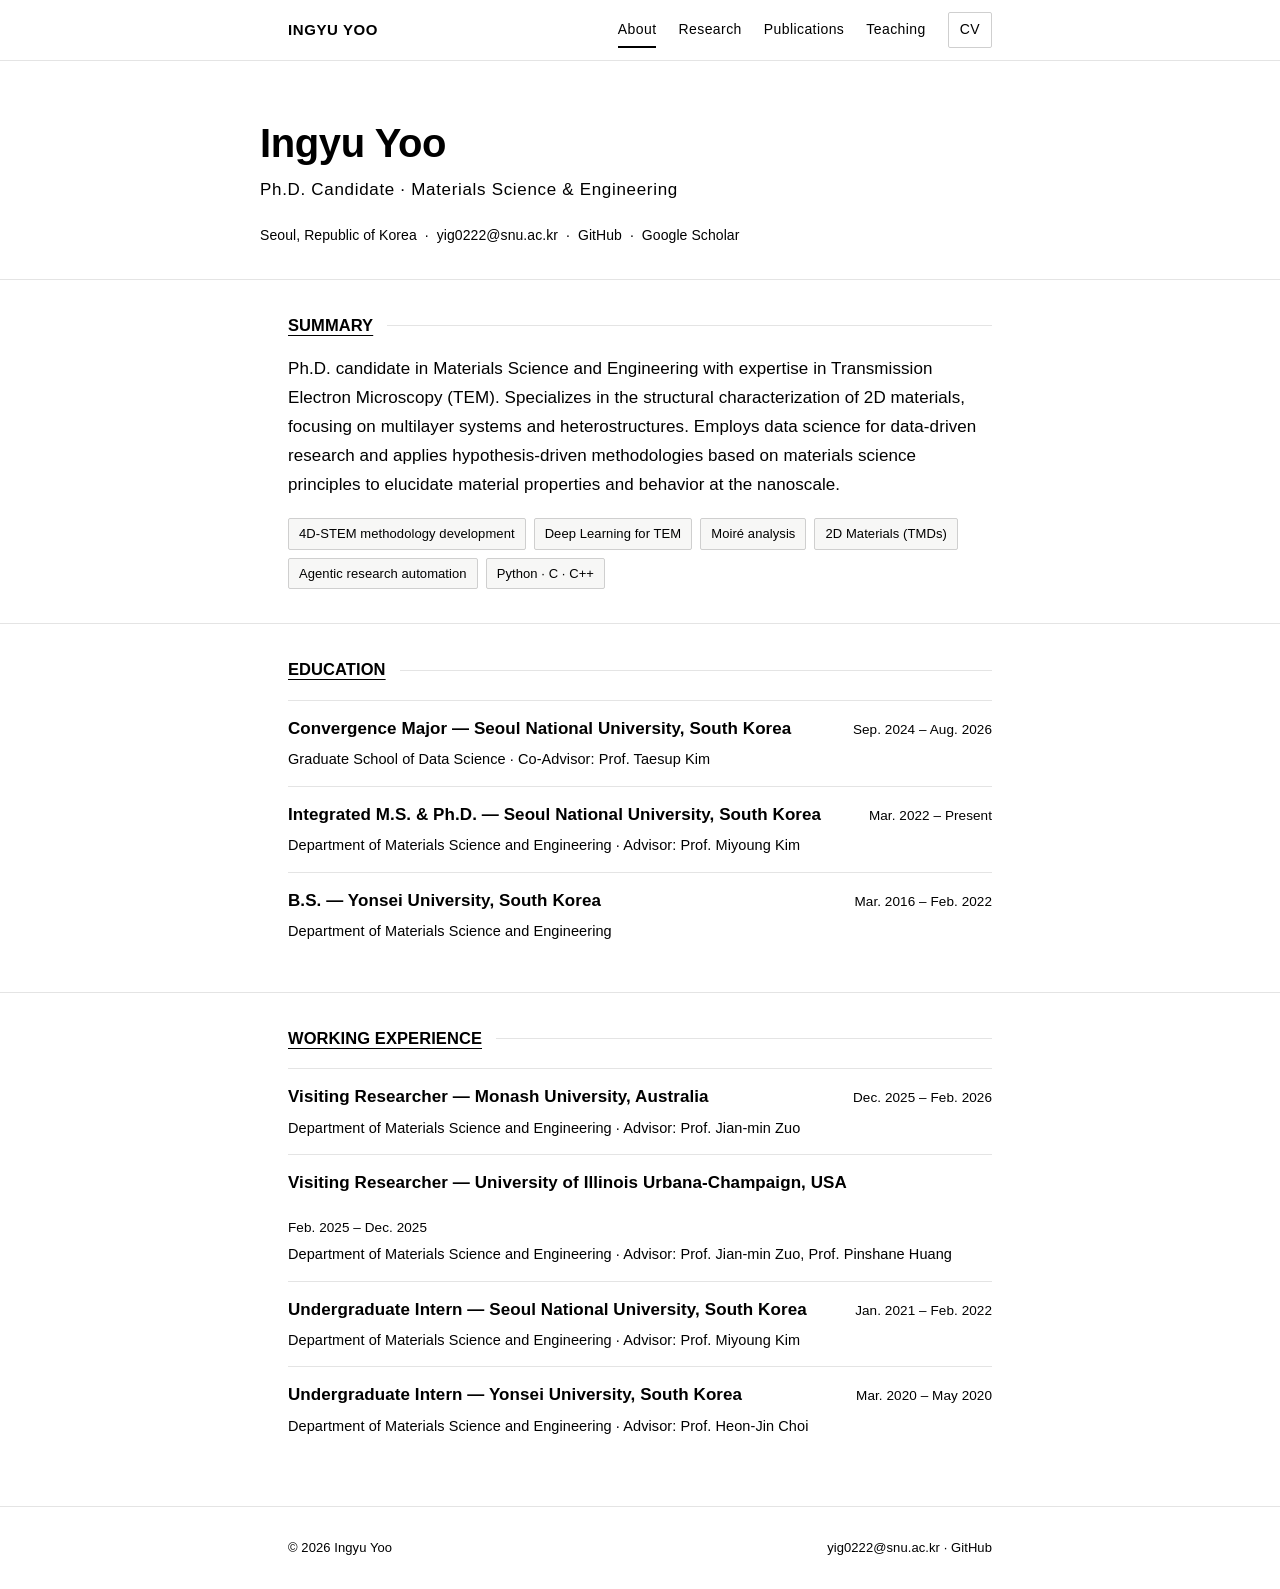
<file: index.html>
<!DOCTYPE html>
<html lang="en">
<head>
<meta charset="utf-8">
<meta name="viewport" content="width=device-width, initial-scale=1">
<title>Ingyu Yoo — Materials Science & TEM</title>
<meta name="google-site-verification" content="k3P4sLFyY9nxPmkVIXIjmXh8QCKNJyBuYbyWBxFV5Zs" />
<meta name="description" content="Ingyu Yoo — Ph.D. candidate in Materials Science and Engineering specializing in Transmission Electron Microscopy and 2D materials.">
<link rel="canonical" href="https://yig0222.github.io/">
<meta property="og:type" content="website">
<meta property="og:url" content="https://yig0222.github.io/">
<meta property="og:title" content="Ingyu Yoo — Materials Science &amp; TEM">
<meta property="og:description" content="Ingyu Yoo — Ph.D. candidate in Materials Science and Engineering specializing in Transmission Electron Microscopy and 2D materials.">
<meta property="og:site_name" content="Ingyu Yoo">
<script type="application/ld+json">
{
  "@context": "https://schema.org",
  "@graph": [
    {
      "@type": "Person",
      "@id": "https://yig0222.github.io/#person",
      "name": "Ingyu Yoo",
      "alternateName": "유인규",
      "url": "https://yig0222.github.io/",
      "email": "mailto:yig0222@snu.ac.kr",
      "jobTitle": "Ph.D. Candidate in Materials Science and Engineering",
      "affiliation": {
        "@type": "CollegeOrUniversity",
        "name": "Seoul National University"
      },
      "alumniOf": {
        "@type": "CollegeOrUniversity",
        "name": "Yonsei University"
      },
      "sameAs": [
        "https://github.com/yig0222",
        "https://scholar.google.com/citations?user=Ylbr8n8AAAAJ"
      ],
      "knowsAbout": [
        "Transmission Electron Microscopy",
        "4D-STEM",
        "2D materials",
        "Transition metal dichalcogenides",
        "Deep learning for TEM"
      ]
    },
    {
      "@type": "WebSite",
      "@id": "https://yig0222.github.io/#website",
      "url": "https://yig0222.github.io/",
      "name": "Ingyu Yoo",
      "alternateName": "유인규",
      "author": {
        "@id": "https://yig0222.github.io/#person"
      }
    }
  ]
}
</script>
<link rel="stylesheet" href="assets/style.css">
</head>
<body>
<header class="nav"><div class="nav-inner">
  <a class="brand" href="index.html">Ingyu Yoo</a>
  <nav class="menu">
    <a class="active" href="index.html">About</a>
    <a href="research.html">Research</a>
    <a href="publications.html">Publications</a>
    <a href="teaching.html">Teaching</a>
    <a class="cv" href="CV_Ingyu_Yoo.pdf" target="_blank" rel="noopener">CV</a>
  </nav>
</div></header>

<main>
<section class="hero wrap">
  <h1>Ingyu Yoo</h1>
  <p class="role">Ph.D. Candidate · Materials Science & Engineering</p>
  <p class="meta">Seoul, Republic of Korea &nbsp;·&nbsp; <a href="mailto:yig0222@snu.ac.kr">yig0222@snu.ac.kr</a> &nbsp;·&nbsp; <a href="https://github.com/yig0222" target="_blank" rel="noopener">GitHub</a> &nbsp;·&nbsp; <a href="https://scholar.google.com/citations?user=Ylbr8n8AAAAJ&amp;hl=en" target="_blank" rel="noopener">Google Scholar</a></p>
</section>

<section class="section"><div class="wrap">
  <h2 class="head">Summary</h2>
  <p class="lead">Ph.D. candidate in Materials Science and Engineering with expertise in Transmission Electron Microscopy (TEM). Specializes in the structural characterization of 2D materials, focusing on multilayer systems and heterostructures. Employs data science for data-driven research and applies hypothesis-driven methodologies based on materials science principles to elucidate material properties and behavior at the nanoscale.</p>
  <div class="chips" style="margin-top:18px">
    <span class="chip">4D-STEM methodology development</span><span class="chip">Deep Learning for TEM</span>
    <span class="chip">Moiré analysis</span><span class="chip">2D Materials (TMDs)</span>
    <span class="chip">Agentic research automation</span><span class="chip">Python · C · C++</span>
  </div>
</div></section>

<section class="section"><div class="wrap">
  <h2 class="head">Education</h2>

  <div class="entry"><div class="top"><h3>Convergence Major — Seoul National University, South Korea</h3><span class="date">Sep. 2024 – Aug. 2026</span></div>
    <div class="sub">Graduate School of Data Science · Co-Advisor: Prof. Taesup Kim</div></div>

  <div class="entry"><div class="top"><h3>Integrated M.S. &amp; Ph.D. — Seoul National University, South Korea</h3><span class="date">Mar. 2022 – Present</span></div>
    <div class="sub">Department of Materials Science and Engineering · Advisor: Prof. Miyoung Kim</div></div>

  <div class="entry"><div class="top"><h3>B.S. — Yonsei University, South Korea</h3><span class="date">Mar. 2016 – Feb. 2022</span></div>
    <div class="sub">Department of Materials Science and Engineering</div></div>
</div></section>

<section class="section"><div class="wrap">
  <h2 class="head">Working Experience</h2>

  <div class="entry"><div class="top"><h3>Visiting Researcher — Monash University, Australia</h3><span class="date">Dec. 2025 – Feb. 2026</span></div>
    <div class="sub">Department of Materials Science and Engineering · Advisor: Prof. Jian-min Zuo</div></div>

  <div class="entry"><div class="top"><h3>Visiting Researcher — University of Illinois Urbana-Champaign, USA</h3><span class="date">Feb. 2025 – Dec. 2025</span></div>
    <div class="sub">Department of Materials Science and Engineering · Advisor: Prof. Jian-min Zuo, Prof. Pinshane Huang</div></div>

  <div class="entry"><div class="top"><h3>Undergraduate Intern — Seoul National University, South Korea</h3><span class="date">Jan. 2021 – Feb. 2022</span></div>
    <div class="sub">Department of Materials Science and Engineering · Advisor: Prof. Miyoung Kim</div></div>

  <div class="entry"><div class="top"><h3>Undergraduate Intern — Yonsei University, South Korea</h3><span class="date">Mar. 2020 – May 2020</span></div>
    <div class="sub">Department of Materials Science and Engineering · Advisor: Prof. Heon-Jin Choi</div></div>
</div></section>

</main>

<footer><div class="wrap">
  <span>© 2026 Ingyu Yoo</span>
  <span><a href="mailto:yig0222@snu.ac.kr">yig0222@snu.ac.kr</a> · <a href="https://github.com/yig0222" target="_blank" rel="noopener">GitHub</a></span>
</div></footer>
</body>
</html>
</file>
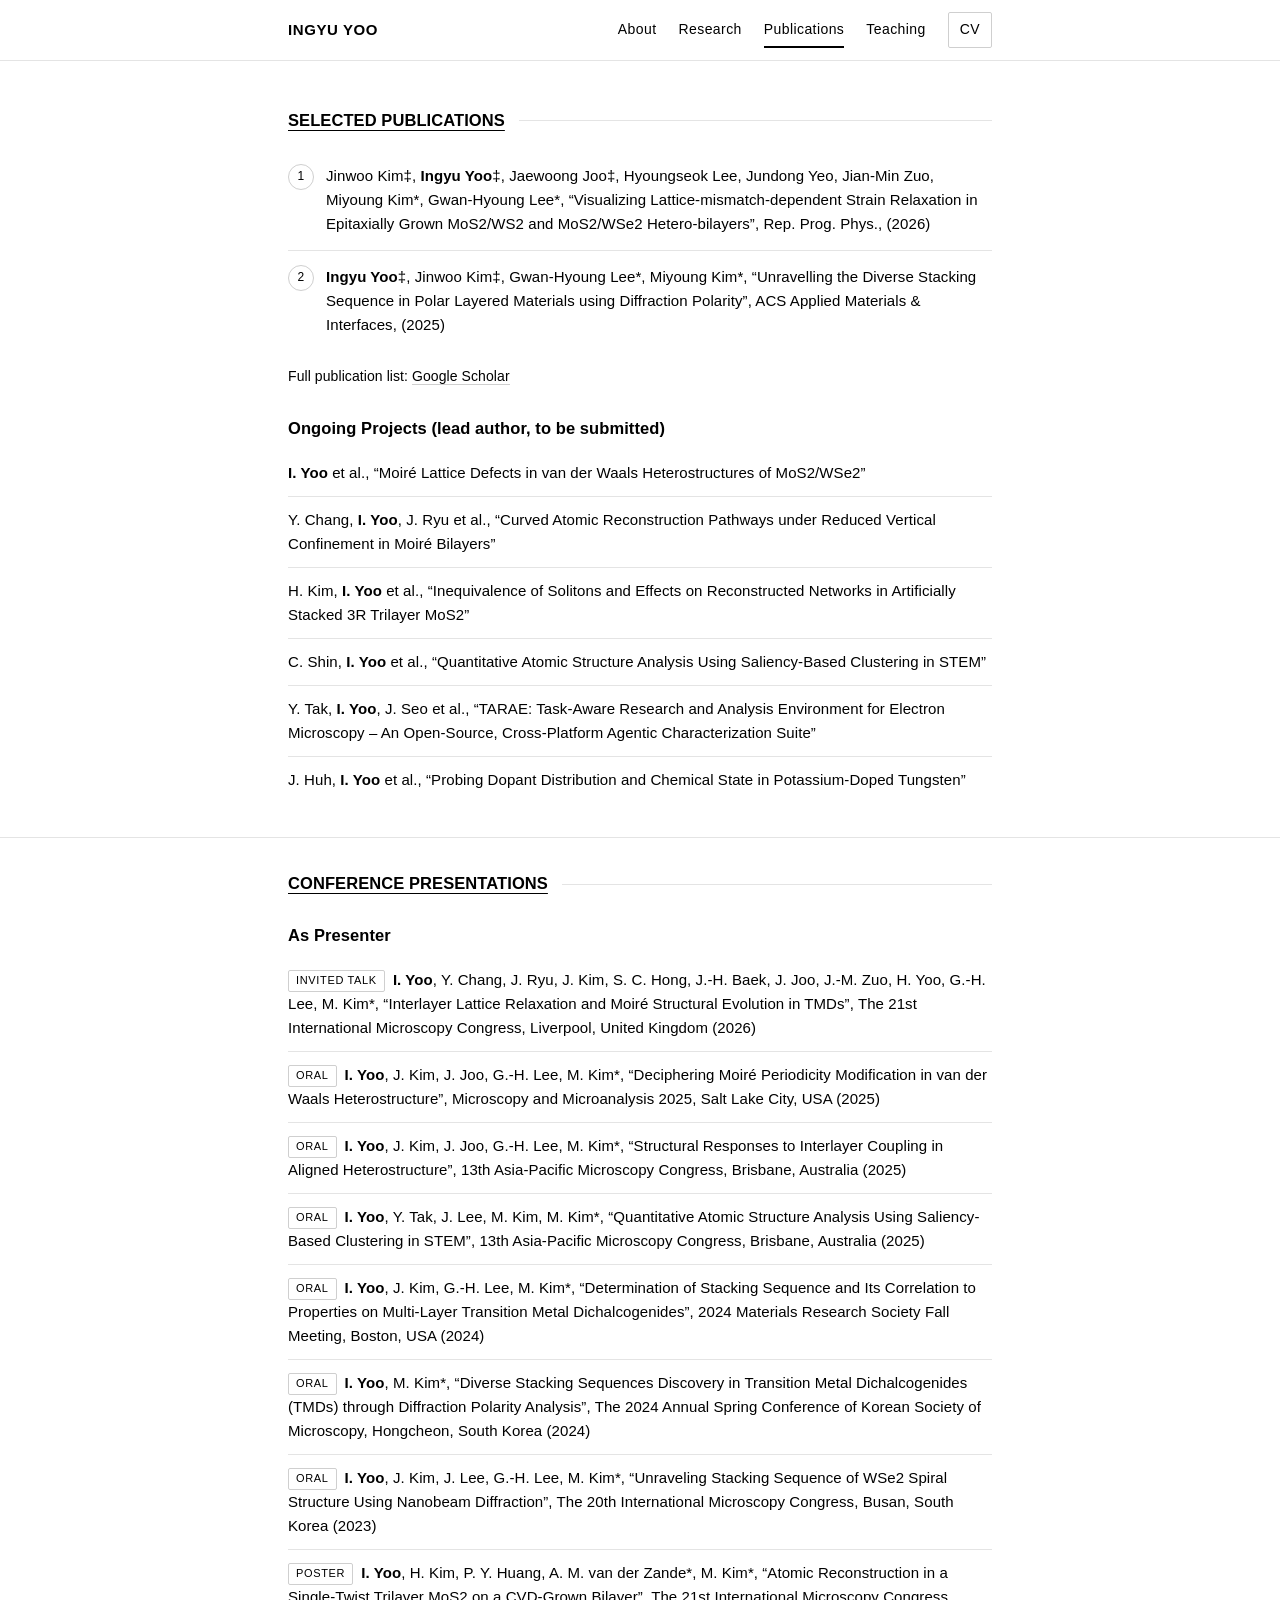
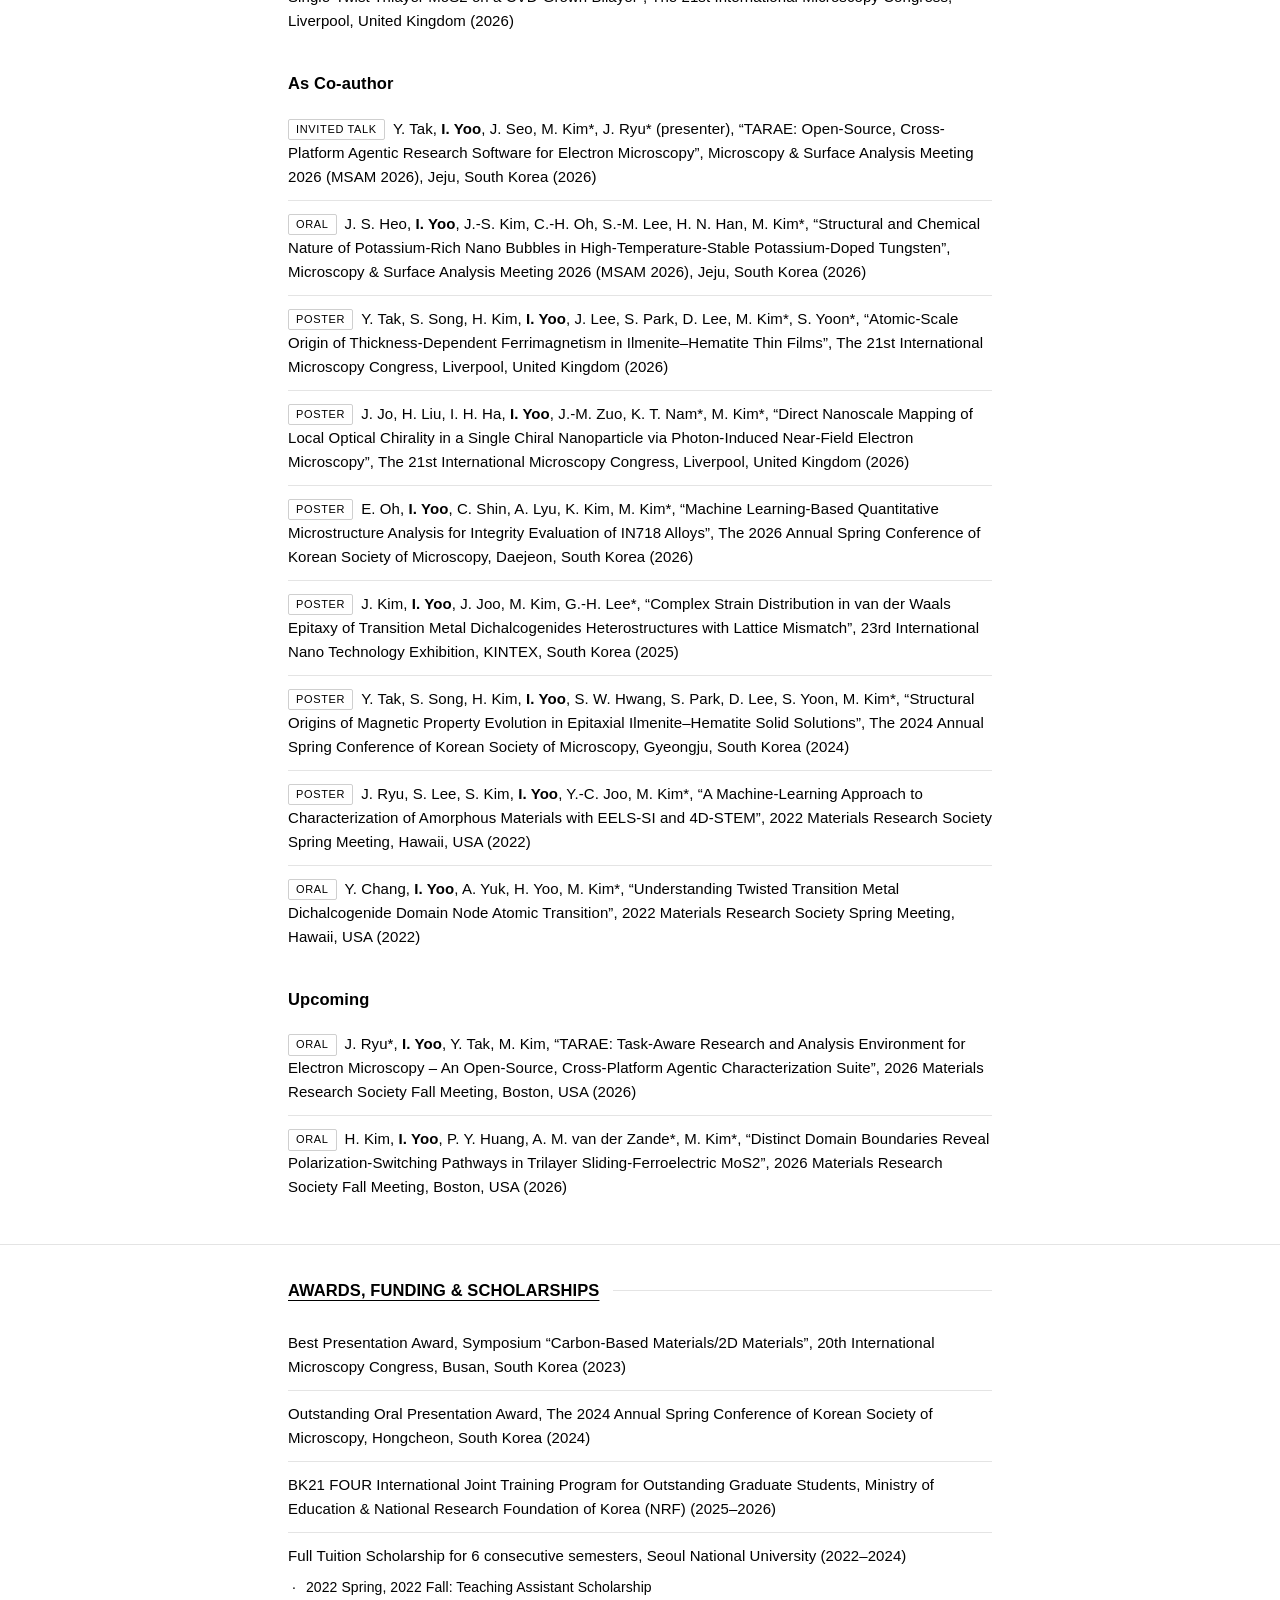
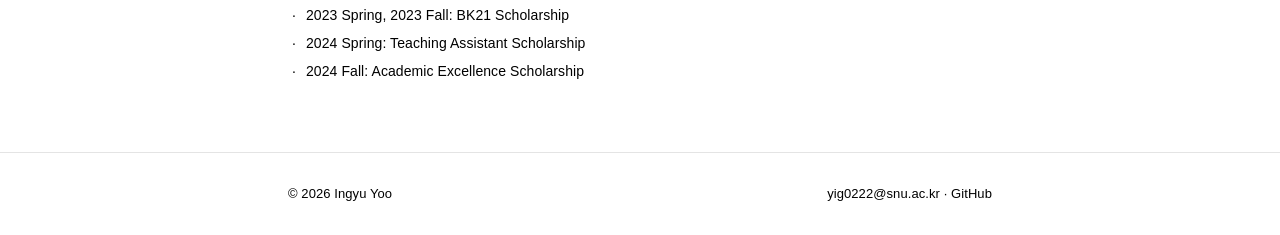
<file: publications.html>
<!DOCTYPE html>
<html lang="en">
<head>
<meta charset="utf-8">
<meta name="viewport" content="width=device-width, initial-scale=1">
<title>Publications & Conferences — Ingyu Yoo</title>
<meta name="description" content="Publications, conference presentations, and awards of Ingyu Yoo.">
<link rel="canonical" href="https://yig0222.github.io/publications.html">
<meta property="og:type" content="website">
<meta property="og:url" content="https://yig0222.github.io/publications.html">
<meta property="og:title" content="Publications &amp; Conferences — Ingyu Yoo">
<meta property="og:description" content="Publications, conference presentations, and awards of Ingyu Yoo.">
<meta property="og:site_name" content="Ingyu Yoo">
<script type="application/ld+json">
{
  "@context": "https://schema.org",
  "@type": "WebPage",
  "url": "https://yig0222.github.io/publications.html",
  "name": "Publications & Conferences — Ingyu Yoo",
  "description": "Publications, conference presentations, and awards of Ingyu Yoo.",
  "author": {
    "@id": "https://yig0222.github.io/#person"
  },
  "isPartOf": {
    "@id": "https://yig0222.github.io/#website"
  }
}
</script>
<link rel="stylesheet" href="assets/style.css">
</head>
<body>
<header class="nav"><div class="nav-inner">
  <a class="brand" href="index.html">Ingyu Yoo</a>
  <nav class="menu">
    <a href="index.html">About</a>
    <a href="research.html">Research</a>
    <a class="active" href="publications.html">Publications</a>
    <a href="teaching.html">Teaching</a>
    <a class="cv" href="CV_Ingyu_Yoo.pdf" target="_blank" rel="noopener">CV</a>
  </nav>
</div></header>

<main>
<section class="section" style="padding-top:48px"><div class="wrap">
  <h2 class="head">Selected Publications</h2>
  <ol class="pub">
    <li>Jinwoo Kim‡, <span class="me">Ingyu Yoo</span>‡, Jaewoong Joo‡, Hyoungseok Lee, Jundong Yeo, Jian-Min Zuo, Miyoung Kim*, Gwan-Hyoung Lee*, “Visualizing Lattice-mismatch-dependent Strain Relaxation in Epitaxially Grown MoS2/WS2 and MoS2/WSe2 Hetero-bilayers”, Rep. Prog. Phys., (2026)</li>
    <li><span class="me">Ingyu Yoo</span>‡, Jinwoo Kim‡, Gwan-Hyoung Lee*, Miyoung Kim*, “Unravelling the Diverse Stacking Sequence in Polar Layered Materials using Diffraction Polarity”, ACS Applied Materials &amp; Interfaces, (2025)</li>
  </ol>
  <p class="scholar">Full publication list: <a href="https://scholar.google.com/citations?user=Ylbr8n8AAAAJ&amp;hl=en" target="_blank" rel="noopener">Google Scholar</a></p>

  <div class="subhead">Ongoing Projects (lead author, to be submitted)</div>
  <ul class="plain">
    <li><span class="me">I. Yoo</span> et al., “Moiré Lattice Defects in van der Waals Heterostructures of MoS2/WSe2”</li>
    <li>Y. Chang, <span class="me">I. Yoo</span>, J. Ryu et al., “Curved Atomic Reconstruction Pathways under Reduced Vertical Confinement in Moiré Bilayers”</li>
    <li>H. Kim, <span class="me">I. Yoo</span> et al., “Inequivalence of Solitons and Effects on Reconstructed Networks in Artificially Stacked 3R Trilayer MoS2”</li>
    <li>C. Shin, <span class="me">I. Yoo</span> et al., “Quantitative Atomic Structure Analysis Using Saliency-Based Clustering in STEM”</li>
    <li>Y. Tak, <span class="me">I. Yoo</span>, J. Seo et al., “TARAE: Task-Aware Research and Analysis Environment for Electron Microscopy – An Open-Source, Cross-Platform Agentic Characterization Suite”</li>
    <li>J. Huh, <span class="me">I. Yoo</span> et al., “Probing Dopant Distribution and Chemical State in Potassium-Doped Tungsten”</li>
  </ul>
</div></section>

<section class="section"><div class="wrap">
  <h2 class="head">Conference Presentations</h2>

  <div class="subhead">As Presenter</div>
  <ul class="plain">
    <li><span class="tag">Invited Talk</span><span class="me">I. Yoo</span>, Y. Chang, J. Ryu, J. Kim, S. C. Hong, J.-H. Baek, J. Joo, J.-M. Zuo, H. Yoo, G.-H. Lee, M. Kim*, “Interlayer Lattice Relaxation and Moiré Structural Evolution in TMDs”, The 21st International Microscopy Congress, Liverpool, United Kingdom (2026)</li>
    <li><span class="tag">Oral</span><span class="me">I. Yoo</span>, J. Kim, J. Joo, G.-H. Lee, M. Kim*, “Deciphering Moiré Periodicity Modification in van der Waals Heterostructure”, Microscopy and Microanalysis 2025, Salt Lake City, USA (2025)</li>
    <li><span class="tag">Oral</span><span class="me">I. Yoo</span>, J. Kim, J. Joo, G.-H. Lee, M. Kim*, “Structural Responses to Interlayer Coupling in Aligned Heterostructure”, 13th Asia-Pacific Microscopy Congress, Brisbane, Australia (2025)</li>
    <li><span class="tag">Oral</span><span class="me">I. Yoo</span>, Y. Tak, J. Lee, M. Kim, M. Kim*, “Quantitative Atomic Structure Analysis Using Saliency-Based Clustering in STEM”, 13th Asia-Pacific Microscopy Congress, Brisbane, Australia (2025)</li>
    <li><span class="tag">Oral</span><span class="me">I. Yoo</span>, J. Kim, G.-H. Lee, M. Kim*, “Determination of Stacking Sequence and Its Correlation to Properties on Multi-Layer Transition Metal Dichalcogenides”, 2024 Materials Research Society Fall Meeting, Boston, USA (2024)</li>
    <li><span class="tag">Oral</span><span class="me">I. Yoo</span>, M. Kim*, “Diverse Stacking Sequences Discovery in Transition Metal Dichalcogenides (TMDs) through Diffraction Polarity Analysis”, The 2024 Annual Spring Conference of Korean Society of Microscopy, Hongcheon, South Korea (2024)</li>
    <li><span class="tag">Oral</span><span class="me">I. Yoo</span>, J. Kim, J. Lee, G.-H. Lee, M. Kim*, “Unraveling Stacking Sequence of WSe2 Spiral Structure Using Nanobeam Diffraction”, The 20th International Microscopy Congress, Busan, South Korea (2023)</li>
    <li><span class="tag">Poster</span><span class="me">I. Yoo</span>, H. Kim, P. Y. Huang, A. M. van der Zande*, M. Kim*, “Atomic Reconstruction in a Single-Twist Trilayer MoS2 on a CVD-Grown Bilayer”, The 21st International Microscopy Congress, Liverpool, United Kingdom (2026)</li>
  </ul>

  <div class="subhead">As Co-author</div>
  <ul class="plain">
    <li><span class="tag">Invited Talk</span>Y. Tak, <span class="me">I. Yoo</span>, J. Seo, M. Kim*, J. Ryu* (presenter), “TARAE: Open-Source, Cross-Platform Agentic Research Software for Electron Microscopy”, Microscopy &amp; Surface Analysis Meeting 2026 (MSAM 2026), Jeju, South Korea (2026)</li>
    <li><span class="tag">Oral</span>J. S. Heo, <span class="me">I. Yoo</span>, J.-S. Kim, C.-H. Oh, S.-M. Lee, H. N. Han, M. Kim*, “Structural and Chemical Nature of Potassium-Rich Nano Bubbles in High-Temperature-Stable Potassium-Doped Tungsten”, Microscopy &amp; Surface Analysis Meeting 2026 (MSAM 2026), Jeju, South Korea (2026)</li>
    <li><span class="tag">Poster</span>Y. Tak, S. Song, H. Kim, <span class="me">I. Yoo</span>, J. Lee, S. Park, D. Lee, M. Kim*, S. Yoon*, “Atomic-Scale Origin of Thickness-Dependent Ferrimagnetism in Ilmenite–Hematite Thin Films”, The 21st International Microscopy Congress, Liverpool, United Kingdom (2026)</li>
    <li><span class="tag">Poster</span>J. Jo, H. Liu, I. H. Ha, <span class="me">I. Yoo</span>, J.-M. Zuo, K. T. Nam*, M. Kim*, “Direct Nanoscale Mapping of Local Optical Chirality in a Single Chiral Nanoparticle via Photon-Induced Near-Field Electron Microscopy”, The 21st International Microscopy Congress, Liverpool, United Kingdom (2026)</li>
    <li><span class="tag">Poster</span>E. Oh, <span class="me">I. Yoo</span>, C. Shin, A. Lyu, K. Kim, M. Kim*, “Machine Learning-Based Quantitative Microstructure Analysis for Integrity Evaluation of IN718 Alloys”, The 2026 Annual Spring Conference of Korean Society of Microscopy, Daejeon, South Korea (2026)</li>
    <li><span class="tag">Poster</span>J. Kim, <span class="me">I. Yoo</span>, J. Joo, M. Kim, G.-H. Lee*, “Complex Strain Distribution in van der Waals Epitaxy of Transition Metal Dichalcogenides Heterostructures with Lattice Mismatch”, 23rd International Nano Technology Exhibition, KINTEX, South Korea (2025)</li>
    <li><span class="tag">Poster</span>Y. Tak, S. Song, H. Kim, <span class="me">I. Yoo</span>, S. W. Hwang, S. Park, D. Lee, S. Yoon, M. Kim*, “Structural Origins of Magnetic Property Evolution in Epitaxial Ilmenite–Hematite Solid Solutions”, The 2024 Annual Spring Conference of Korean Society of Microscopy, Gyeongju, South Korea (2024)</li>
    <li><span class="tag">Poster</span>J. Ryu, S. Lee, S. Kim, <span class="me">I. Yoo</span>, Y.-C. Joo, M. Kim*, “A Machine-Learning Approach to Characterization of Amorphous Materials with EELS-SI and 4D-STEM”, 2022 Materials Research Society Spring Meeting, Hawaii, USA (2022)</li>
    <li><span class="tag">Oral</span>Y. Chang, <span class="me">I. Yoo</span>, A. Yuk, H. Yoo, M. Kim*, “Understanding Twisted Transition Metal Dichalcogenide Domain Node Atomic Transition”, 2022 Materials Research Society Spring Meeting, Hawaii, USA (2022)</li>
  </ul>

  <div class="subhead">Upcoming</div>
  <ul class="plain">
    <li><span class="tag">Oral</span>J. Ryu*, <span class="me">I. Yoo</span>, Y. Tak, M. Kim, “TARAE: Task-Aware Research and Analysis Environment for Electron Microscopy – An Open-Source, Cross-Platform Agentic Characterization Suite”, 2026 Materials Research Society Fall Meeting, Boston, USA (2026)</li>
    <li><span class="tag">Oral</span>H. Kim, <span class="me">I. Yoo</span>, P. Y. Huang, A. M. van der Zande*, M. Kim*, “Distinct Domain Boundaries Reveal Polarization-Switching Pathways in Trilayer Sliding-Ferroelectric MoS2”, 2026 Materials Research Society Fall Meeting, Boston, USA (2026)</li>
  </ul>
</div></section>

<section class="section"><div class="wrap">
  <h2 class="head">Awards, Funding &amp; Scholarships</h2>
  <ul class="plain">
    <li>Best Presentation Award, Symposium “Carbon-Based Materials/2D Materials”, 20th International Microscopy Congress, Busan, South Korea (2023)</li>
    <li>Outstanding Oral Presentation Award, The 2024 Annual Spring Conference of Korean Society of Microscopy, Hongcheon, South Korea (2024)</li>
    <li>BK21 FOUR International Joint Training Program for Outstanding Graduate Students, Ministry of Education &amp; National Research Foundation of Korea (NRF) (2025–2026)</li>
    <li>Full Tuition Scholarship for 6 consecutive semesters, Seoul National University (2022–2024)
      <ul class="sub">
        <li>2022 Spring, 2022 Fall: Teaching Assistant Scholarship</li>
        <li>2023 Spring, 2023 Fall: BK21 Scholarship</li>
        <li>2024 Spring: Teaching Assistant Scholarship</li>
        <li>2024 Fall: Academic Excellence Scholarship</li>
      </ul>
    </li>
  </ul>
</div></section>
</main>

<footer><div class="wrap">
  <span>&copy; 2026 Ingyu Yoo</span>
  <span><a href="mailto:yig0222@snu.ac.kr">yig0222@snu.ac.kr</a> &middot; <a href="https://github.com/yig0222" target="_blank" rel="noopener">GitHub</a></span>
</div></footer>
</body>
</html>
</file>
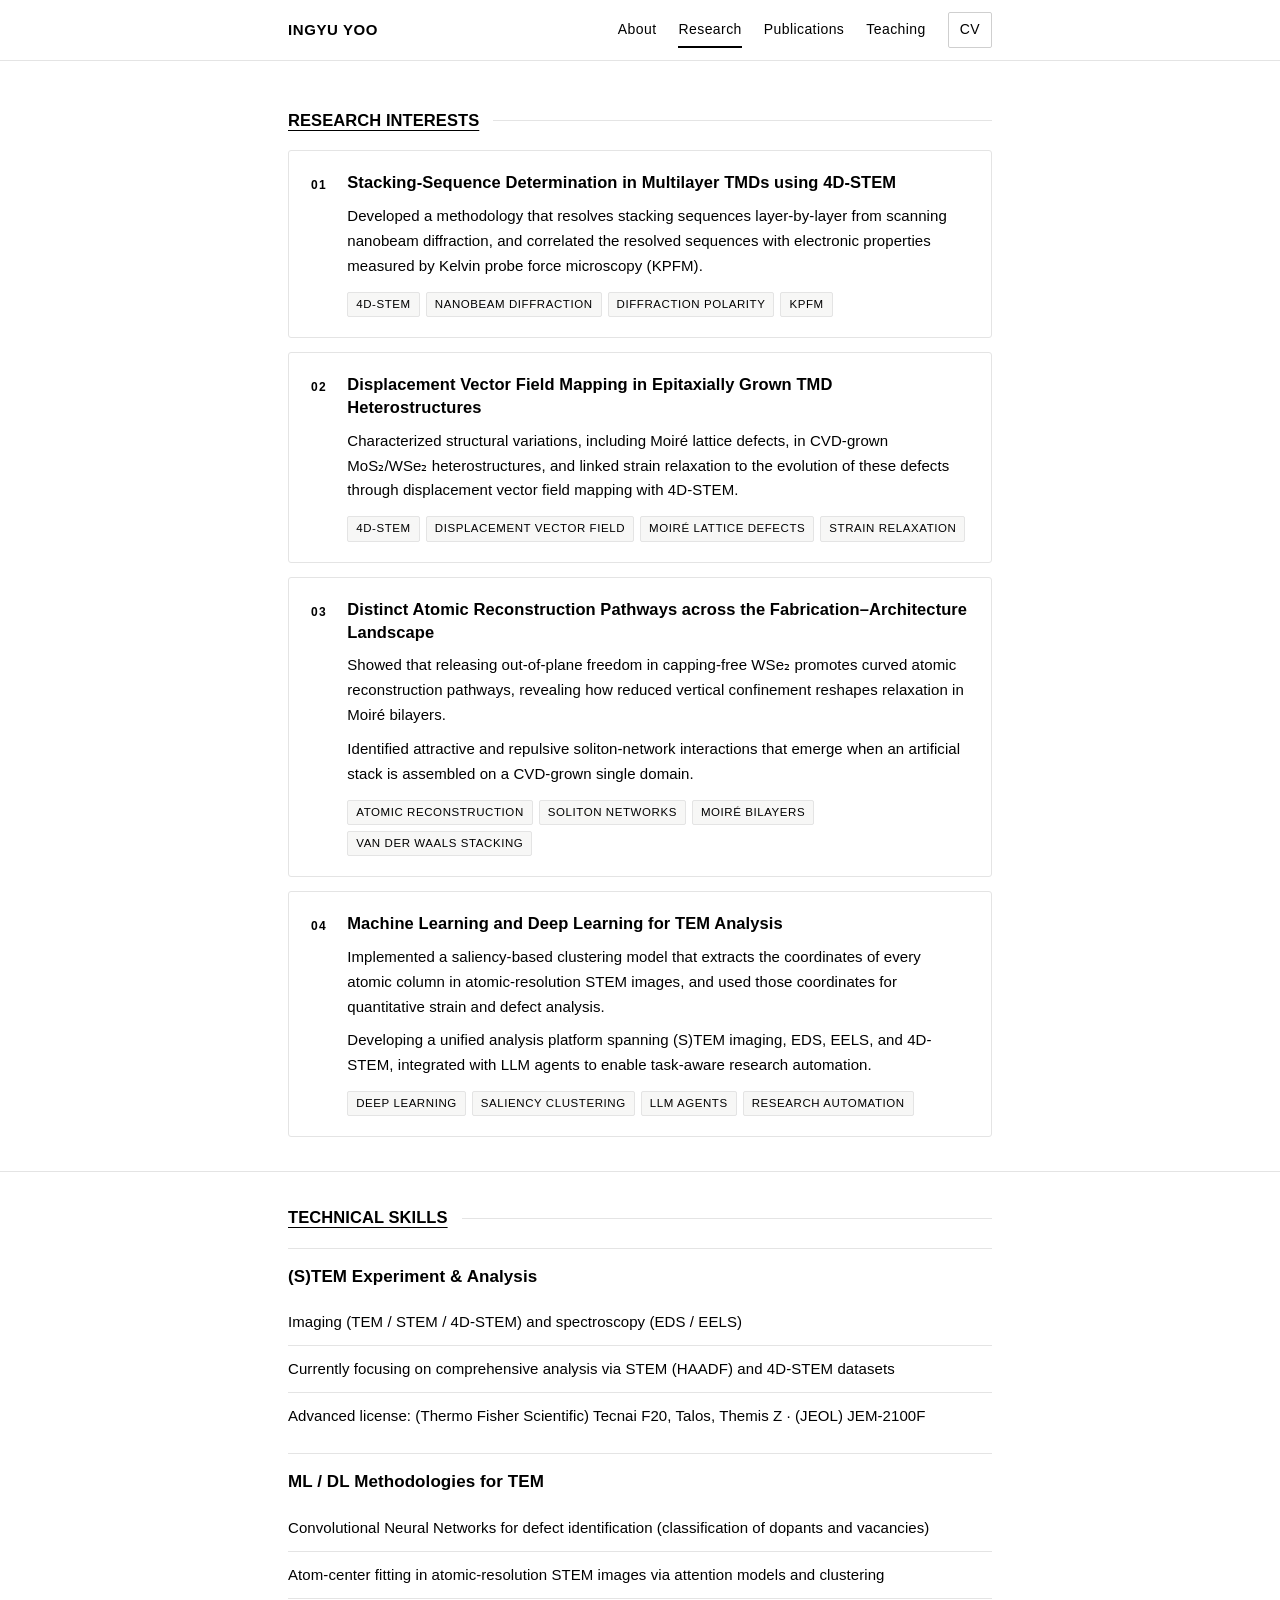
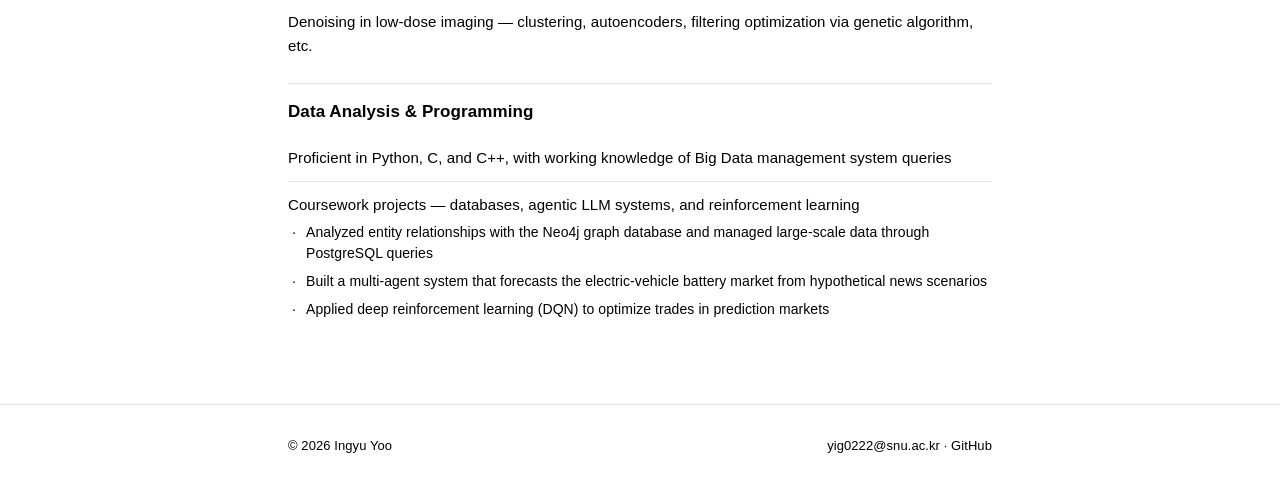
<file: research.html>
<!DOCTYPE html>
<html lang="en">
<head>
<meta charset="utf-8">
<meta name="viewport" content="width=device-width, initial-scale=1">
<title>Research — Ingyu Yoo</title>
<meta name="description" content="Research interests of Ingyu Yoo: stacking sequence determination, deep learning for TEM, and displacement vector field mapping in TMD heterostructures.">
<link rel="canonical" href="https://yig0222.github.io/research.html">
<meta property="og:type" content="website">
<meta property="og:url" content="https://yig0222.github.io/research.html">
<meta property="og:title" content="Research — Ingyu Yoo">
<meta property="og:description" content="Research interests of Ingyu Yoo: stacking sequence determination, deep learning for TEM, and displacement vector field mapping in TMD heterostructures.">
<meta property="og:site_name" content="Ingyu Yoo">
<script type="application/ld+json">
{
  "@context": "https://schema.org",
  "@type": "WebPage",
  "url": "https://yig0222.github.io/research.html",
  "name": "Research — Ingyu Yoo",
  "description": "Research interests of Ingyu Yoo: stacking sequence determination, deep learning for TEM, and displacement vector field mapping in TMD heterostructures.",
  "author": {
    "@id": "https://yig0222.github.io/#person"
  },
  "isPartOf": {
    "@id": "https://yig0222.github.io/#website"
  }
}
</script>
<link rel="stylesheet" href="assets/style.css">
</head>
<body>
<header class="nav"><div class="nav-inner">
  <a class="brand" href="index.html">Ingyu Yoo</a>
  <nav class="menu">
    <a href="index.html">About</a>
    <a class="active" href="research.html">Research</a>
    <a href="publications.html">Publications</a>
    <a href="teaching.html">Teaching</a>
    <a class="cv" href="CV_Ingyu_Yoo.pdf" target="_blank" rel="noopener">CV</a>
  </nav>
</div></header>

<main>
<section class="section" style="padding-top:48px"><div class="wrap">
  <h2 class="head">Research Interests</h2>

  <div class="ri-list">

    <article class="ri">
      <div class="ri-idx">01</div>
      <div class="ri-body">
        <h3>Stacking-Sequence Determination in Multilayer TMDs using 4D-STEM</h3>
        <p>Developed a methodology that resolves stacking sequences layer-by-layer from scanning nanobeam diffraction, and correlated the resolved sequences with electronic properties measured by Kelvin probe force microscopy (KPFM).</p>
        <div class="ri-tags"><span>4D-STEM</span><span>Nanobeam diffraction</span><span>Diffraction polarity</span><span>KPFM</span></div>
      </div>
    </article>

    <article class="ri">
      <div class="ri-idx">02</div>
      <div class="ri-body">
        <h3>Displacement Vector Field Mapping in Epitaxially Grown TMD Heterostructures</h3>
        <p>Characterized structural variations, including Moiré lattice defects, in CVD-grown MoS₂/WSe₂ heterostructures, and linked strain relaxation to the evolution of these defects through displacement vector field mapping with 4D-STEM.</p>
        <div class="ri-tags"><span>4D-STEM</span><span>Displacement vector field</span><span>Moiré lattice defects</span><span>Strain relaxation</span></div>
      </div>
    </article>

    <article class="ri">
      <div class="ri-idx">03</div>
      <div class="ri-body">
        <h3>Distinct Atomic Reconstruction Pathways across the Fabrication–Architecture Landscape</h3>
        <p>Showed that releasing out-of-plane freedom in capping-free WSe₂ promotes curved atomic reconstruction pathways, revealing how reduced vertical confinement reshapes relaxation in Moiré bilayers.</p>
        <p>Identified attractive and repulsive soliton-network interactions that emerge when an artificial stack is assembled on a CVD-grown single domain.</p>
        <div class="ri-tags"><span>Atomic reconstruction</span><span>Soliton networks</span><span>Moiré bilayers</span><span>van der Waals stacking</span></div>
      </div>
    </article>

    <article class="ri">
      <div class="ri-idx">04</div>
      <div class="ri-body">
        <h3>Machine Learning and Deep Learning for TEM Analysis</h3>
        <p>Implemented a saliency-based clustering model that extracts the coordinates of every atomic column in atomic-resolution STEM images, and used those coordinates for quantitative strain and defect analysis.</p>
        <p>Developing a unified analysis platform spanning (S)TEM imaging, EDS, EELS, and 4D-STEM, integrated with LLM agents to enable task-aware research automation.</p>
        <div class="ri-tags"><span>Deep learning</span><span>Saliency clustering</span><span>LLM agents</span><span>Research automation</span></div>
      </div>
    </article>

  </div>
</div></section>

<section class="section"><div class="wrap">
  <h2 class="head">Technical Skills</h2>

  <div class="entry"><h3>(S)TEM Experiment &amp; Analysis</h3>
    <ul class="plain" style="margin-top:8px">
      <li>Imaging (TEM / STEM / 4D-STEM) and spectroscopy (EDS / EELS)</li>
      <li>Currently focusing on comprehensive analysis via STEM (HAADF) and 4D-STEM datasets</li>
      <li>Advanced license: (Thermo Fisher Scientific) Tecnai F20, Talos, Themis Z · (JEOL) JEM-2100F</li>
    </ul>
  </div>

  <div class="entry"><h3>ML / DL Methodologies for TEM</h3>
    <ul class="plain" style="margin-top:8px">
      <li>Convolutional Neural Networks for defect identification (classification of dopants and vacancies)</li>
      <li>Atom-center fitting in atomic-resolution STEM images via attention models and clustering</li>
      <li>Denoising in low-dose imaging — clustering, autoencoders, filtering optimization via genetic algorithm, etc.</li>
    </ul>
  </div>

  <div class="entry"><h3>Data Analysis &amp; Programming</h3>
    <ul class="plain" style="margin-top:8px">
      <li>Proficient in Python, C, and C++, with working knowledge of Big Data management system queries</li>
      <li>Coursework projects — databases, agentic LLM systems, and reinforcement learning
        <ul class="sub">
          <li>Analyzed entity relationships with the Neo4j graph database and managed large-scale data through PostgreSQL queries</li>
          <li>Built a multi-agent system that forecasts the electric-vehicle battery market from hypothetical news scenarios</li>
          <li>Applied deep reinforcement learning (DQN) to optimize trades in prediction markets</li>
        </ul>
      </li>
    </ul>
  </div>
</div></section>
</main>

<footer><div class="wrap">
  <span>© 2026 Ingyu Yoo</span>
  <span><a href="mailto:yig0222@snu.ac.kr">yig0222@snu.ac.kr</a> · <a href="https://github.com/yig0222" target="_blank" rel="noopener">GitHub</a></span>
</div></footer>
</body>
</html>
</file>
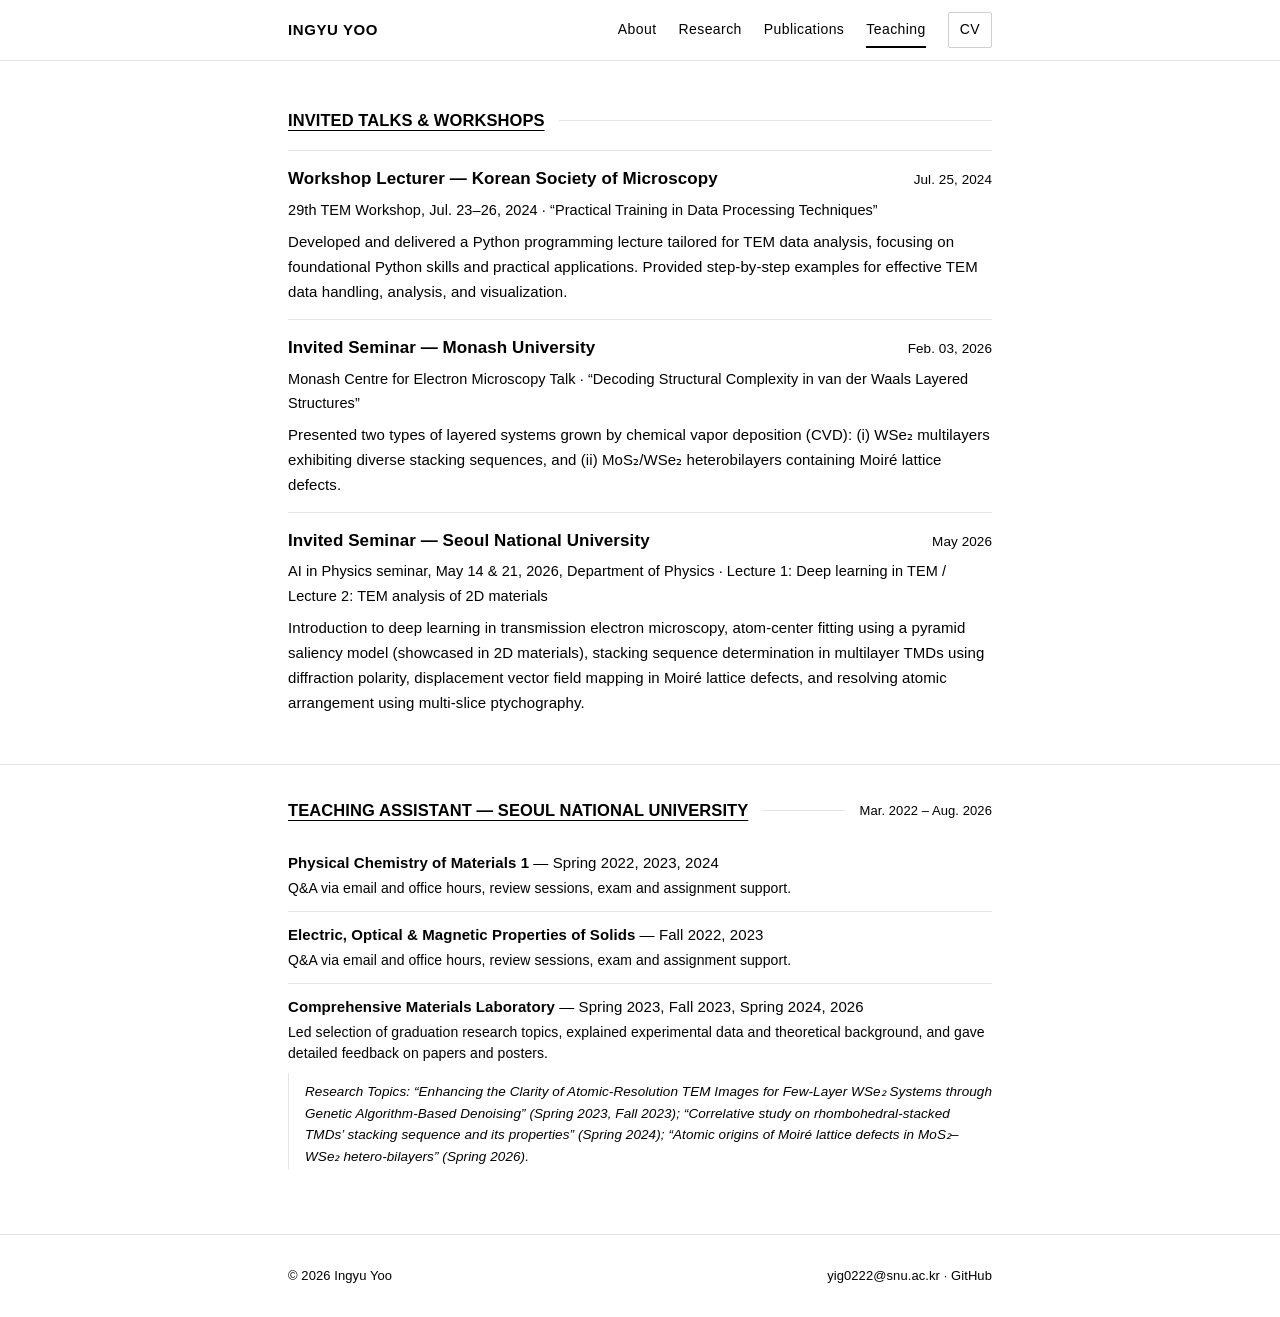
<file: teaching.html>
<!DOCTYPE html>
<html lang="en">
<head>
<meta charset="utf-8">
<meta name="viewport" content="width=device-width, initial-scale=1">
<title>Teaching & Talks — Ingyu Yoo</title>
<meta name="description" content="Teaching experience, invited seminars, and workshops by Ingyu Yoo.">
<link rel="canonical" href="https://yig0222.github.io/teaching.html">
<meta property="og:type" content="website">
<meta property="og:url" content="https://yig0222.github.io/teaching.html">
<meta property="og:title" content="Teaching &amp; Talks — Ingyu Yoo">
<meta property="og:description" content="Teaching experience, invited seminars, and workshops by Ingyu Yoo.">
<meta property="og:site_name" content="Ingyu Yoo">
<script type="application/ld+json">
{
  "@context": "https://schema.org",
  "@type": "WebPage",
  "url": "https://yig0222.github.io/teaching.html",
  "name": "Teaching & Talks — Ingyu Yoo",
  "description": "Teaching experience, invited seminars, and workshops by Ingyu Yoo.",
  "author": {
    "@id": "https://yig0222.github.io/#person"
  },
  "isPartOf": {
    "@id": "https://yig0222.github.io/#website"
  }
}
</script>
<link rel="stylesheet" href="assets/style.css">
</head>
<body>
<header class="nav"><div class="nav-inner">
  <a class="brand" href="index.html">Ingyu Yoo</a>
  <nav class="menu">
    <a href="index.html">About</a>
    <a href="research.html">Research</a>
    <a href="publications.html">Publications</a>
    <a class="active" href="teaching.html">Teaching</a>
    <a class="cv" href="CV_Ingyu_Yoo.pdf" target="_blank" rel="noopener">CV</a>
  </nav>
</div></header>

<main>
<section class="section" style="padding-top:48px"><div class="wrap">
  <h2 class="head">Invited Talks &amp; Workshops</h2>

  <div class="entry"><div class="top"><h3>Workshop Lecturer — Korean Society of Microscopy</h3><span class="date">Jul. 25, 2024</span></div>
    <div class="sub">29th TEM Workshop, Jul. 23–26, 2024 · “Practical Training in Data Processing Techniques”</div>
    <p class="desc">Developed and delivered a Python programming lecture tailored for TEM data analysis, focusing on foundational Python skills and practical applications. Provided step-by-step examples for effective TEM data handling, analysis, and visualization.</p>
  </div>

  <div class="entry"><div class="top"><h3>Invited Seminar — Monash University</h3><span class="date">Feb. 03, 2026</span></div>
    <div class="sub">Monash Centre for Electron Microscopy Talk · “Decoding Structural Complexity in van der Waals Layered Structures”</div>
    <p class="desc">Presented two types of layered systems grown by chemical vapor deposition (CVD): (i) WSe₂ multilayers exhibiting diverse stacking sequences, and (ii) MoS₂/WSe₂ heterobilayers containing Moiré lattice defects.</p>
  </div>

  <div class="entry"><div class="top"><h3>Invited Seminar — Seoul National University</h3><span class="date">May 2026</span></div>
    <div class="sub">AI in Physics seminar, May 14 &amp; 21, 2026, Department of Physics · Lecture 1: Deep learning in TEM / Lecture 2: TEM analysis of 2D materials</div>
    <p class="desc">Introduction to deep learning in transmission electron microscopy, atom-center fitting using a pyramid saliency model (showcased in 2D materials), stacking sequence determination in multilayer TMDs using diffraction polarity, displacement vector field mapping in Moiré lattice defects, and resolving atomic arrangement using multi-slice ptychography.</p>
  </div>
</div></section>

<section class="section"><div class="wrap">
  <div class="head-row"><span class="t">Teaching Assistant — Seoul National University</span><span class="rule"></span><span class="d">Mar. 2022 – Aug. 2026</span></div>
  <ul class="plain">
    <li><strong>Physical Chemistry of Materials 1</strong> — Spring 2022, 2023, 2024<span class="ta-do">Q&amp;A via email and office hours, review sessions, exam and assignment support.</span></li>
    <li><strong>Electric, Optical &amp; Magnetic Properties of Solids</strong> — Fall 2022, 2023<span class="ta-do">Q&amp;A via email and office hours, review sessions, exam and assignment support.</span></li>
    <li><strong>Comprehensive Materials Laboratory</strong> — Spring 2023, Fall 2023, Spring 2024, 2026<span class="ta-do">Led selection of graduation research topics, explained experimental data and theoretical background, and gave detailed feedback on papers and posters.</span>
      <p class="subnote"><em>Research Topics: “Enhancing the Clarity of Atomic-Resolution TEM Images for Few-Layer WSe₂ Systems through Genetic Algorithm-Based Denoising” (Spring 2023, Fall 2023); “Correlative study on rhombohedral-stacked TMDs’ stacking sequence and its properties” (Spring 2024); “Atomic origins of Moiré lattice defects in MoS₂–WSe₂ hetero-bilayers” (Spring 2026).</em></p>
    </li>
  </ul>
</div></section>
</main>

<footer><div class="wrap">
  <span>© 2026 Ingyu Yoo</span>
  <span><a href="mailto:yig0222@snu.ac.kr">yig0222@snu.ac.kr</a> · <a href="https://github.com/yig0222" target="_blank" rel="noopener">GitHub</a></span>
</div></footer>
</body>
</html>
</file>
<file: assets/style.css>
/* ===== Ingyu Yoo — personal site. Achromatic, quiet, editorial. ===== */
:root{
  --ink:#000000; --body:#000000; --muted:#000000; --faint:#000000;
  --line:#e4e4e4; --line-strong:#cfcfcf; --bg:#ffffff; --bg-alt:#f7f7f6;
  --max:760px; --gutter:28px;
  --sans:-apple-system,BlinkMacSystemFont,"Segoe UI",Roboto,Helvetica,Arial,"Apple SD Gothic Neo","Noto Sans KR",sans-serif;
}
*{box-sizing:border-box}
html{-webkit-text-size-adjust:100%}
body{margin:0;background:var(--bg);color:var(--body);font-family:var(--sans);font-size:16px;line-height:1.68;letter-spacing:.005em;-webkit-font-smoothing:antialiased;overflow-wrap:break-word}
img{max-width:100%;height:auto}
a{color:var(--ink);text-decoration:none;border-bottom:1px solid var(--line-strong);transition:border-color .15s,color .15s}
a:hover{border-color:var(--ink)}
.wrap{max-width:var(--max);margin:0 auto;padding:0 var(--gutter)}
.section{padding:34px 0;border-top:1px solid var(--line)}
.section:first-of-type{border-top:none}

/* ---- header ---- */
header.nav{position:sticky;top:0;z-index:20;background:rgba(255,255,255,.92);backdrop-filter:saturate(180%) blur(8px);border-bottom:1px solid var(--line)}
.nav-inner{max-width:var(--max);margin:0 auto;padding:0 var(--gutter);display:flex;align-items:center;justify-content:space-between;gap:16px;height:60px}
.brand{font-weight:700;color:var(--ink);letter-spacing:.04em;border:none;font-size:15px;text-transform:uppercase;white-space:nowrap}
.menu{display:flex;gap:22px;align-items:center}
.menu a{border:none;color:var(--muted);font-size:14px;letter-spacing:.03em;padding:4px 0;position:relative;white-space:nowrap}
.menu a:hover{color:var(--ink)}
.menu a.active{color:var(--ink)}
.menu a.active::after{content:"";position:absolute;left:0;right:0;bottom:-2px;height:1.5px;background:var(--ink)}
.menu a.cv{border:1px solid var(--line-strong);border-radius:2px;padding:5px 11px;color:var(--ink)}
.menu a.cv:hover{background:var(--ink);color:#fff;border-color:var(--ink)}

/* ---- hero ---- */
.hero{padding:60px 0 30px}
.hero h1{font-size:40px;line-height:1.12;margin:0;color:var(--ink);font-weight:700;letter-spacing:-.01em}
.hero .role{margin:10px 0 0;color:var(--muted);font-size:17px;letter-spacing:.04em}
.hero .meta{margin:18px 0 0;color:var(--faint);font-size:14px;line-height:1.9}
.hero .meta a{border:none;color:var(--muted)}
.hero .meta a:hover{color:var(--ink)}

/* ---- typography ---- */
h2.head{font-size:16.5px;line-height:1.42;letter-spacing:.005em;text-transform:uppercase;text-decoration:underline;text-decoration-thickness:1px;text-underline-offset:4px;color:var(--ink);font-weight:600;margin:0 0 18px;display:flex;align-items:center;gap:14px}
h2.head::after{content:"";flex:1;height:1px;background:var(--line)}
h3{font-size:17px;margin:0 0 2px;color:var(--ink);font-weight:600;letter-spacing:.005em}
p{margin:0 0 14px}
.lead{font-size:17px;color:var(--body);line-height:1.7}

/* ---- entries ---- */
.entry{padding:14px 0;border-top:1px solid var(--line)}
.entry:first-child{border-top:none}
.entry .top{display:flex;justify-content:space-between;gap:18px;align-items:baseline;flex-wrap:wrap}
.entry .top h3{min-width:0}
.entry .date{color:var(--faint);font-size:13.5px;white-space:nowrap;font-variant-numeric:tabular-nums}
.entry .sub{color:var(--muted);font-size:14.5px;margin-top:2px}
.entry p.desc{color:var(--body);font-size:15px;margin:8px 0 0;line-height:1.66}

/* ---- research interest cards ---- */
.ri-list{display:grid;gap:14px;margin-top:2px}
.ri{display:flex;gap:20px;padding:20px 22px;border:1px solid var(--line);border-radius:3px;background:var(--bg);transition:border-color .18s,background .18s}
.ri:hover{border-color:var(--line-strong);background:#fcfcfb}
.ri-idx{flex:0 0 auto;font-size:12px;font-weight:700;letter-spacing:.12em;color:var(--faint);font-variant-numeric:tabular-nums;padding-top:4px}
.ri-body{flex:1 1 auto;min-width:0}
.ri-body h3{margin:0 0 9px;font-size:16.5px;line-height:1.42}
.ri-body p{margin:0;font-size:15px;line-height:1.66;color:var(--body)}
.ri-body p+p{margin-top:9px}
.ri-tags{display:flex;flex-wrap:wrap;gap:6px;margin-top:13px}
.ri-tags span{font-size:11.5px;letter-spacing:.05em;text-transform:uppercase;color:var(--muted);background:var(--bg-alt);border:1px solid var(--line);border-radius:2px;padding:3px 8px;line-height:1.5}

/* ---- publication lists ---- */
ol.pub{list-style:none;counter-reset:p;margin:0;padding:0}
ol.pub li{counter-increment:p;position:relative;padding:14px 0 14px 38px;border-top:1px solid var(--line);font-size:15px;line-height:1.6}
ol.pub li:first-child{border-top:none}
ol.pub li::before{content:counter(p);position:absolute;left:0;top:14px;width:24px;height:24px;border:1px solid var(--line-strong);border-radius:50%;text-align:center;line-height:23px;font-size:12px;color:var(--muted)}
ul.plain{list-style:none;margin:0;padding:0}
ul.plain li{padding:11px 0;border-top:1px solid var(--line);font-size:15px;line-height:1.6}
ul.plain li:first-child{border-top:none}
.me{font-weight:700;color:var(--ink)}
.tag{display:inline-block;font-size:11px;letter-spacing:.06em;text-transform:uppercase;color:var(--muted);border:1px solid var(--line-strong);border-radius:2px;padding:1px 7px;margin-right:8px;vertical-align:1px;white-space:nowrap}
.venue{color:var(--muted)}
.subhead{font-size:16.5px;line-height:1.42;letter-spacing:.005em;color:var(--ink);font-weight:600;margin:28px 0 10px}
.grouplabel{font-size:12px;letter-spacing:.06em;color:var(--muted);font-weight:600;margin:16px 0 2px;padding-left:10px;border-left:2px solid var(--line-strong)}
.subhead+.grouplabel{margin-top:6px}
.scholar{margin:14px 0 0;font-size:14px;color:var(--muted)}
.scholar a{color:var(--muted)}
.scholar a:hover{color:var(--ink)}
.chips{display:flex;flex-wrap:wrap;gap:8px;margin:6px 0 0}
.chip{font-size:13px;color:var(--body);border:1px solid var(--line-strong);border-radius:2px;padding:4px 10px;background:var(--bg-alt)}

/* ---- nested sub-lists & sub-notes ---- */
ul.sub{list-style:none;margin:6px 0 2px;padding:0}
ul.sub li{border:none;padding:3px 0 3px 18px;font-size:14px;color:var(--muted);position:relative;line-height:1.55}
ul.sub li::before{content:"·";position:absolute;left:4px;color:var(--faint)}
.subnote{margin:8px 0 0;padding:8px 0 2px 16px;border-left:1px solid var(--line);font-size:13.5px;color:var(--muted);line-height:1.6}

/* ---- TA section: section title with right-aligned date on the same line ---- */
.head-row{display:flex;align-items:center;gap:14px;margin:0 0 18px}
.head-row .t{font-size:16.5px;line-height:1.42;letter-spacing:.005em;text-transform:uppercase;text-decoration:underline;text-decoration-thickness:1px;text-underline-offset:4px;color:var(--ink);font-weight:600;white-space:nowrap}
.head-row .rule{flex:1;height:1px;background:var(--line)}
.head-row .d{color:var(--faint);font-size:13px;white-space:nowrap;font-variant-numeric:tabular-nums}
.ta-do{display:block;color:var(--muted);font-size:14px;line-height:1.55;margin-top:3px}

footer{border-top:1px solid var(--line);margin-top:20px;padding:30px 0;color:var(--faint);font-size:13px}
footer .wrap{display:flex;justify-content:space-between;flex-wrap:wrap;gap:10px}
footer a{border:none;color:var(--muted)}
footer a:hover{color:var(--ink)}

/* ===== tablet ===== */
@media(max-width:760px){
  :root{--gutter:22px}
  .menu{gap:18px}
}

/* ===== phone ===== */
@media(max-width:640px){
  :root{--gutter:18px}
  /* header: brand on its own row so the five links never get clipped */
  .nav-inner{height:auto;flex-direction:column;align-items:stretch;gap:9px;padding-top:11px;padding-bottom:11px}
  .menu{gap:16px;flex-wrap:wrap}
  .menu a{font-size:13px}
  .menu a.cv{margin-left:auto;padding:4px 10px}

  .hero{padding:38px 0 24px}
  .hero h1{font-size:31px}
  .hero .role{font-size:16px}
  .section{padding:28px 0}
  .lead{font-size:16px}

  .entry .top{flex-direction:column;gap:2px}
  .entry .date{font-size:13px}

  .ri{flex-direction:column;gap:9px;padding:17px 16px}
  .ri-idx{padding-top:0}
  .ri-body h3{font-size:16px}

  ol.pub li{padding-left:32px}
  ol.pub li::before{width:22px;height:22px;line-height:21px}

  /* TA header: stack instead of forcing one nowrap line */
  .head-row{display:block;margin:0 0 16px;padding-bottom:9px;border-bottom:1px solid var(--line)}
  .head-row .t{display:block;white-space:normal;line-height:1.5}
  .head-row .rule{display:none}
  .head-row .d{display:block;margin-top:3px}

  footer .wrap{flex-direction:column;gap:6px}
}

/* ===== small phone ===== */
@media(max-width:380px){
  .hero h1{font-size:27px}
  .menu{gap:13px}
  .menu a{font-size:12.5px}
  .ri{padding:15px 14px}
  .chip,.ri-tags span{font-size:11.5px}
}
</file>
